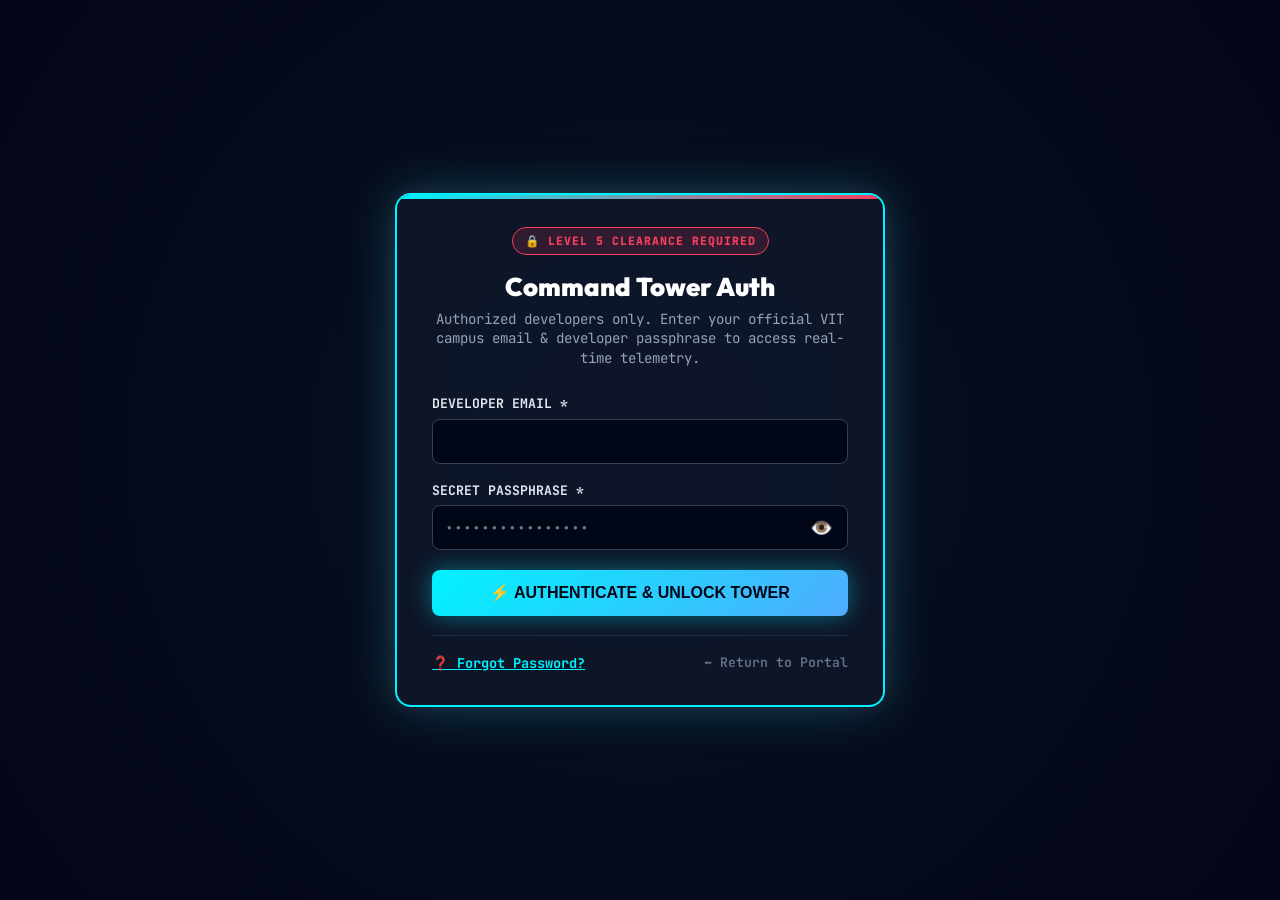
<file: developer.html>
<!DOCTYPE html>
<html lang="en">
<head>
    <meta charset="UTF-8">
    <meta name="viewport" content="width=device-width, initial-scale=1.0">
    <title>Dev Command Tower | HackOrbit 2026 Organizers</title>
    <meta name="description" content="Dedicated developer and organizer portal for HackOrbit 2026. Broadcast live updates to the main hackathon website in real-time.">
    <link rel="stylesheet" href="styles.css">
</head>
<body class="dev-console-body">

    <!-- MOBILE / TABLET WORKSTATION RESTRICTION SHIELD -->
    <div id="mobileBlockerOverlay" style="position: fixed; inset: 0; background: #020617; z-index: 20000; display: none; flex-direction: column; align-items: center; justify-content: center; padding: 2rem; text-align: center;">
        <div style="background: rgba(15, 23, 42, 0.95); border: 2px solid #f43f5e; box-shadow: 0 0 50px rgba(244, 63, 94, 0.4); border-radius: 16px; width: 100%; max-width: 480px; padding: 2.5rem; position: relative; backdrop-filter: blur(15px);">
            <div style="font-size: 3.5rem; margin-bottom: 1rem;">🖥️ ⚡ 📱🚫</div>
            <span style="display: inline-block; background: rgba(244, 63, 94, 0.2); border: 1px solid #f43f5e; color: #f43f5e; padding: 0.35rem 0.9rem; border-radius: 9999px; font-size: 0.75rem; font-weight: 800; letter-spacing: 1.5px; margin-bottom: 1.2rem; font-family: 'JetBrains Mono', monospace;">🚨 WORKSTATION RESTRICTION PROTOCOL</span>
            <h2 style="color: #fff; font-size: 1.6rem; font-weight: 900; margin-bottom: 1rem;">PC & Desktop Access Only</h2>
            <p style="color: #94a3b8; font-size: 0.95rem; line-height: 1.6; margin-bottom: 2.2rem;">
                The Developer Command Tower requires enterprise multi-channel broadcast syncing and high-resolution screen space. Access via mobile devices or tablets is restricted.<br><br>
                <strong style="color: #00f2fe; border-bottom: 1px dashed #00f2fe;">Please launch this console from an authorized PC or Desktop workstation.</strong>
            </p>
            <a href="index.html" style="display: inline-block; width: 100%; padding: 1rem; background: linear-gradient(135deg, #00f2fe, #4facfe); color: #020617; text-decoration: none; font-weight: 900; border-radius: 8px; font-size: 1rem; box-shadow: 0 0 25px rgba(0, 242, 254, 0.4); font-family: 'JetBrains Mono', monospace; transition: all 0.2s; text-transform: uppercase;">
                ⬅ Return to Main Website
            </a>
        </div>
    </div>

    <!-- TITANIUM SECURITY FIREWALL & AUTH GATE -->
    <div id="devAuthOverlay" style="position: fixed; inset: 0; background: radial-gradient(circle at center, #0b1120 0%, #020617 100%); z-index: 10000; display: flex; align-items: flex-start; justify-content: center; padding: 2rem 1rem; overflow-y: auto;">
        <div style="background: rgba(15, 23, 42, 0.9); border: 2px solid #00f2fe; box-shadow: 0 0 50px rgba(0, 242, 254, 0.25), 0 0 20px rgba(244, 63, 94, 0.15); border-radius: 16px; width: 100%; max-width: 490px; padding: 2rem 2.2rem; backdrop-filter: blur(20px); text-align: center; position: relative; margin: auto 0; max-height: 86vh; overflow-y: auto; scrollbar-width: thin; scrollbar-color: #00f2fe rgba(2, 6, 23, 0.9);">
            <div style="position: absolute; top: 0; left: 0; right: 0; height: 4px; background: linear-gradient(90deg, #00f2fe, #f43f5e);"></div>
            <span style="display: inline-block; background: rgba(244, 63, 94, 0.15); border: 1px solid #f43f5e; color: #f43f5e; padding: 0.25rem 0.75rem; border-radius: 9999px; font-size: 0.72rem; font-weight: 800; letter-spacing: 1px; margin-bottom: 1rem; font-family: 'JetBrains Mono', monospace;">🔒 LEVEL 5 CLEARANCE REQUIRED</span>
            
            <h2 style="color: #fff; font-size: 1.6rem; font-weight: 900; margin: 0 0 0.4rem 0;">Command Tower Auth</h2>
            <p style="color: #94a3b8; font-size: 0.88rem; line-height: 1.4; margin-bottom: 1.5rem;">Authorized developers only. Enter your official VIT campus email & developer passphrase to access real-time telemetry.</p>
            
            <!-- LOGIN FORM -->
            <form id="authLoginForm" style="text-align: left;">
                <div style="margin-bottom: 1rem;">
                    <label style="display: block; color: #e2e8f0; font-size: 0.82rem; font-weight: 700; margin-bottom: 0.3rem; font-family: 'JetBrains Mono', monospace;" for="devEmail">DEVELOPER EMAIL *</label>
                    <input type="email" id="devEmail" required placeholder="" style="width: 100%; padding: 0.75rem; background: rgba(2, 6, 23, 0.9); border: 1px solid #334155; color: #fff; border-radius: 8px; font-family: 'JetBrains Mono', monospace; font-size: 0.9rem; transition: all 0.2s; outline: none;" autocomplete="email">
                </div>

                <div style="margin-bottom: 1.2rem;">
                    <label style="display: block; color: #e2e8f0; font-size: 0.82rem; font-weight: 700; margin-bottom: 0.3rem; font-family: 'JetBrains Mono', monospace;" for="devPass">SECRET PASSPHRASE *</label>
                    <div style="position: relative; width: 100%;">
                        <input type="password" id="devPass" required placeholder="••••••••••••••••" style="width: 100%; padding: 0.75rem 2.8rem 0.75rem 0.75rem; background: rgba(2, 6, 23, 0.9); border: 1px solid #334155; color: #fff; border-radius: 8px; font-family: 'JetBrains Mono', monospace; font-size: 0.9rem; transition: all 0.2s; outline: none;" autocomplete="current-password">
                        <button type="button" id="toggleDevPass" style="position: absolute; right: 0.7rem; top: 50%; transform: translateY(-50%); background: transparent; border: none; color: #94a3b8; cursor: pointer; font-size: 1.15rem; transition: all 0.2s; outline: none; padding: 0.2rem; line-height: 1;" title="Show / Hide Passphrase">
                            👁️
                        </button>
                    </div>
                </div>

                <div id="authErrorMsg" style="color: #f43f5e; background: rgba(244, 63, 94, 0.1); border: 1px solid #f43f5e; padding: 0.65rem; border-radius: 6px; font-size: 0.82rem; margin-bottom: 1rem; display: none; font-family: 'JetBrains Mono', monospace;">
                    🚨 ACCESS DENIED: Unidentified cryptographic hash signature.
                </div>

                <button type="submit" style="width: 100%; padding: 0.85rem; background: linear-gradient(135deg, #00f2fe, #4facfe); border: none; color: #020617; font-weight: 900; border-radius: 8px; font-size: 1rem; cursor: pointer; transition: all 0.2s; box-shadow: 0 0 25px rgba(0, 242, 254, 0.4); text-transform: uppercase;">
                    ⚡ Authenticate & Unlock Tower
                </button>
            </form>

            <div style="display: flex; justify-content: space-between; align-items: center; margin-top: 1.2rem; padding-top: 1rem; border-top: 1px solid #1e293b;">
                <button type="button" id="forgotPassBtn" style="background: transparent; border: none; color: #00f2fe; font-size: 0.85rem; font-weight: 700; text-decoration: underline; cursor: pointer; transition: color 0.2s; font-family: 'JetBrains Mono', monospace;">
                    ❓ Forgot Password?
                </button>
                <a href="index.html" style="color: #64748b; font-size: 0.82rem; text-decoration: none; font-weight: 600; font-family: 'JetBrains Mono', monospace;">
                    ⬅ Return to Portal
                </a>
            </div>

            <!-- FORGOT PASSWORD / RECOVERY SECTION -->
            <div id="recoveryContainer" style="display: none; margin-top: 1.2rem; padding-top: 1.2rem; border-top: 1px dashed #334155; text-align: left;">
                <span style="color: #00f2fe; font-weight: 800; font-size: 0.85rem; display: block; margin-bottom: 0.4rem;">📬 OFFICIAL CAMPUS EMAIL RECOVERY</span>
                <p style="color: #94a3b8; font-size: 0.8rem; line-height: 1.4; margin-bottom: 0.8rem;">
                    Enter your authorized campus email below. For ultra-secure protection, credentials are <strong>NEVER displayed openly on this screen</strong>. If verified, an encrypted email containing your passphrase will be transmitted directly to your real Gmail inbox.
                </p>
                <div style="margin-bottom: 0.8rem;">
                    <label style="display: block; color: #fff; font-size: 0.78rem; font-weight: 700; margin-bottom: 0.3rem;" for="recoveryEmailInput">Registered Developer Email:</label>
                    <input type="email" id="recoveryEmailInput" placeholder="" style="width: 100%; padding: 0.65rem; background: #020617; border: 1px solid #00f2fe; color: #fff; border-radius: 6px; font-size: 0.82rem; font-family: 'JetBrains Mono', monospace;" autocomplete="email">
                </div>
                <button type="button" id="verifyRecoveryBtn" style="width: 100%; padding: 0.7rem; background: linear-gradient(135deg, rgba(0, 242, 254, 0.2), rgba(138, 43, 226, 0.3)); border: 1px solid #00f2fe; color: #00f2fe; font-weight: 800; border-radius: 6px; cursor: pointer; transition: all 0.2s; text-transform: uppercase; font-size: 0.82rem;">
                    📧 Send Recovery Email to Real Inbox
                </button>
                <div id="recoveryResult" style="margin-top: 0.8rem; font-size: 0.8rem; font-weight: 700; font-family: 'JetBrains Mono', monospace; display: none; line-height: 1.5;"></div>
            </div>
        </div>
    </div>

    <!-- PROTECTED PORTAL CONTENT WRAPPER -->
    <div id="devPortalMainContent" style="display: none;">
        <!-- HEADER -->
        <header class="dev-header">
            <div class="dev-title">
                <span>💻 HackOrbit DevTower v2.6 // Organizers & Admin Console</span>
            </div>
            <div style="display: flex; gap: 1.2rem; align-items: center; flex-wrap: wrap;">
                <span style="color: #10b981; font-size: 0.9rem; font-weight: 700;">🟢 SYNC ENGINE: ACTIVE</span>
                <button id="devLogoutBtn" style="background: rgba(244, 63, 94, 0.15); border: 1px solid #f43f5e; color: #f43f5e; padding: 0.5rem 1.1rem; border-radius: 4px; cursor: pointer; font-family: 'JetBrains Mono', monospace; font-size: 0.85rem; font-weight: 700; transition: all 0.2s;">
                    🔒 Lock & Logout
                </button>
                <a href="index.html" target="_blank" style="background: rgba(16, 185, 129, 0.15); border: 1px solid #10b981; color: #10b981; padding: 0.5rem 1.2rem; border-radius: 4px; text-decoration: none; font-weight: 700; font-size: 0.85rem; transition: all 0.2s;">
                    🔗 Live Website →
                </a>
            </div>
        </header>

        <div class="container" style="max-width: 1300px; padding: 2rem;">
        <p style="color: #94a3b8; margin-bottom: 2rem; font-size: 1.05rem;">
            Welcome, Data Science Club Developer! Anything you publish or delete down below is **instantly synchronized** in real-time with the main HackOrbit registration website via browser channel broadcasting. Try having both tabs open side-by-side!
        </p>

        <div class="dev-grid">
            <!-- LEFT PANEL: TRANSMITTING NEW BROADCAST OR SCHEDULE EVENT -->
            <div class="dev-panel">
                <h2 class="dev-panel-title" id="formPanelTitle">📡 Transmit New Live Announcement</h2>
                <form id="broadcastForm">
                    <div style="margin-bottom: 1.5rem;">
                        <label style="display: block; color: #fff; margin-bottom: 0.5rem; font-weight: 700;" id="titleLabel" for="title">Broadcast Title *</label>
                        <input type="text" id="title" required placeholder="e.g. 🚀 NEW TRACK BONUSES RELEASED!" style="width: 100%; padding: 0.8rem; background: #0b1120; border: 1px solid #059669; color: #fff; border-radius: 4px; font-family: 'JetBrains Mono', monospace; font-size: 1rem;">
                    </div>

                    <div style="margin-bottom: 1.5rem;">
                        <label style="display: block; color: #fff; margin-bottom: 0.5rem; font-weight: 700;" id="dateLabel" for="eventDate">Hackathon Date & Schedule Time *</label>
                        <input type="text" id="eventDate" required placeholder="e.g. Day 1 (Nov 14) - 05:30 PM or Nov 15 | 10:00 AM" style="width: 100%; padding: 0.8rem; background: #0b1120; border: 1px solid #059669; color: #fff; border-radius: 4px; font-family: 'JetBrains Mono', monospace; font-size: 1rem;">
                        <p id="dateHelp" style="color: #64748b; font-size: 0.82rem; margin-top: 0.4rem; margin-bottom: 0;">This exact schedule date & time will appear on the HackOrbit Live Events portal.</p>
                    </div>

                    <div id="metaRow" style="display: grid; grid-template-columns: 1fr 1fr; gap: 1.5rem; margin-bottom: 1.5rem;">
                        <div>
                            <label style="display: block; color: #fff; margin-bottom: 0.5rem; font-weight: 700;" for="category">Badge Category *</label>
                            <select id="category" required style="width: 100%; padding: 0.8rem; background: #0b1120; border: 1px solid #059669; color: #fff; border-radius: 4px; font-family: 'JetBrains Mono', monospace; font-size: 1rem; cursor: pointer;">
                                <option value="ALERT">🚨 ALERT</option>
                                <option value="NEW PRIZE">💰 NEW PRIZE</option>
                                <option value="SCHEDULE">📅 SCHEDULE</option>
                                <option value="INFO" selected>ℹ️ INFO / WORKSHOP</option>
                            </select>
                        </div>
                        <div>
                            <label style="display: block; color: #fff; margin-bottom: 0.5rem; font-weight: 700;" for="priority">Card Glow & Priority *</label>
                            <select id="priority" required style="width: 100%; padding: 0.8rem; background: #0b1120; border: 1px solid #059669; color: #fff; border-radius: 4px; font-family: 'JetBrains Mono', monospace; font-size: 1rem; cursor: pointer;">
                                <option value="urgent">🔴 Urgent (Red Glow)</option>
                                <option value="prize">🟡 Prize Bounty (Gold Glow)</option>
                                <option value="info" selected>🔵 Normal (Cyan Glow)</option>
                            </select>
                        </div>
                    </div>

                    <div style="margin-bottom: 1.5rem;">
                        <label style="display: block; color: #fff; margin-bottom: 0.5rem; font-weight: 700;" id="descLabel" for="text">Announcement Content *</label>
                        <textarea id="text" required rows="4" placeholder="Enter full details for student hackers..." style="width: 100%; padding: 0.8rem; background: #0b1120; border: 1px solid #059669; color: #fff; border-radius: 4px; font-family: 'JetBrains Mono', monospace; font-size: 1rem; resize: vertical;"></textarea>
                    </div>

                    <button type="submit" id="submitBtn" class="dev-btn">
                        ⚡ BROADCAST INSTANTLY TO HACKORBIT FEED
                    </button>
                </form>
            </div>

            <!-- RIGHT PANEL: LIVE DASHBOARD -->
            <div class="dev-panel">
                <div style="display: flex; justify-content: space-between; align-items: center; margin-bottom: 1.5rem; padding-bottom: 0.8rem; border-bottom: 1px dashed #374151;">
                    <h2 id="dashboardTitle" style="color: #fff; font-size: 1.2rem; margin: 0;">🛰️ Active Feed & Broadcast Control</h2>
                    <button id="backToFeedBtn" style="background: rgba(0, 242, 254, 0.15); border: 1px solid #00f2fe; color: #00f2fe; padding: 0.4rem 1rem; border-radius: 4px; cursor: pointer; font-family: 'JetBrains Mono', monospace; font-size: 0.85rem; font-weight: 700; transition: all 0.2s;">
                        🔙 Back
                    </button>
                </div>
                
                <p id="dashboardDesc" style="color: #64748b; font-size: 0.9rem; margin-bottom: 1.5rem;">
                    These items are currently live on the main HackOrbit portal. Deleting an item removes it from user view instantly without a page refresh.
                </p>

                <div id="devFeedList" style="display: flex; flex-direction: column; gap: 1rem; max-height: 500px; overflow-y: auto; padding-right: 0.5rem;">
                    <!-- Javascript populates active items -->
                </div>
            </div>
        </div>

        <!-- BOTTOM SECTION: ECOSYSTEM LIVE CUSTOMIZATION -->
        <div style="margin-top: 4rem; margin-bottom: 4rem; border-top: 1px solid #374151; padding-top: 2.5rem;">
            <div style="display: flex; justify-content: space-between; align-items: center; margin-bottom: 2rem; flex-wrap: wrap; gap: 1rem;">
                <div>
                    <span style="color: #00f2fe; font-weight: 700; font-family: 'JetBrains Mono', monospace; font-size: 0.85rem; letter-spacing: 1px; text-transform: uppercase;">🌍 Deep Customization Console</span>
                    <h2 style="color: #fff; font-size: 1.8rem; margin: 0.3rem 0 0 0;">Customize "Enter the Ecosystem"</h2>
                    <p style="color: #64748b; font-size: 0.9rem; margin: 0.4rem 0 0 0;">Modify stats, labels, challenge tracks, and descriptions below. Changes take effect on the main website when you click the save buttons.</p>
                </div>
                <button id="resetEcosystemBtn" style="background: rgba(239, 68, 68, 0.15); border: 1px solid #ef4444; color: #ef4444; padding: 0.5rem 1.2rem; border-radius: 4px; cursor: pointer; font-family: 'JetBrains Mono', monospace; font-size: 0.85rem; font-weight: 700; transition: all 0.2s;">
                    🔄 Reset Ecosystem to Defaults
                </button>
            </div>
            
            <div style="display: grid; grid-template-columns: repeat(auto-fit, minmax(320px, 1fr)); gap: 2rem;">
                <!-- 1. OVERVIEW & INTRO CUSTOMIZER -->
                <div class="dev-panel" style="height: 100%;">
                    <h3 style="color: #fff; font-size: 1.2rem; margin-top: 0; margin-bottom: 1rem; border-bottom: 1px dashed #374151; padding-bottom: 0.6rem;">📝 Header & Overview Text</h3>
                    <div style="display: flex; flex-direction: column; gap: 1rem;">
                        <div>
                            <label style="display: block; color: #fff; font-size: 0.9rem; font-weight: 700; margin-bottom: 0.4rem;" for="ecoSubtitle">Section Subtitle</label>
                            <input type="text" id="ecoSubtitle" style="width: 100%; padding: 0.7rem; background: #0b1120; border: 1px solid #059669; color: #fff; border-radius: 4px; font-family: 'JetBrains Mono', monospace;">
                        </div>
                        <div>
                            <label style="display: block; color: #fff; font-size: 0.9rem; font-weight: 700; margin-bottom: 0.4rem;" for="ecoTitle">Main Heading (HTML allowed)</label>
                            <input type="text" id="ecoTitle" style="width: 100%; padding: 0.7rem; background: #0b1120; border: 1px solid #059669; color: #fff; border-radius: 4px; font-family: 'JetBrains Mono', monospace;">
                        </div>
                        <div>
                            <label style="display: block; color: #fff; font-size: 0.9rem; font-weight: 700; margin-bottom: 0.4rem;" for="ecoDesc">Overview Description</label>
                            <textarea id="ecoDesc" rows="4" style="width: 100%; padding: 0.7rem; background: #0b1120; border: 1px solid #059669; color: #fff; border-radius: 4px; font-family: 'JetBrains Mono', monospace; resize: vertical;"></textarea>
                        </div>
                        <button id="saveEcoOverviewBtn" class="dev-btn" style="margin-top: 0.5rem; width: 100%;">
                            ⚡ SAVE OVERVIEW TO MAIN WEBSITE
                        </button>
                    </div>
                </div>

                <!-- 2. STATS BOXES CUSTOMIZER -->
                <div class="dev-panel" style="height: 100%;">
                    <div style="display: flex; justify-content: space-between; align-items: center; margin-bottom: 1rem; border-bottom: 1px dashed #374151; padding-bottom: 0.6rem;">
                        <h3 style="color: #fff; font-size: 1.2rem; margin: 0;">📊 Stat Counters & Labels</h3>
                        <button id="addEcoStatBtn" style="background: rgba(16, 185, 129, 0.2); border: 1px solid #10b981; color: #10b981; padding: 0.3rem 0.8rem; border-radius: 4px; cursor: pointer; font-weight: 700; font-size: 0.8rem;">➕ Add Stat</button>
                    </div>
                    <div id="ecoStatsContainer" style="display: flex; flex-direction: column; gap: 1rem; max-height: 380px; overflow-y: auto; padding-right: 0.4rem; margin-bottom: 1rem;">
                        <!-- JS renders stat inputs here -->
                    </div>
                    <button id="saveEcoStatsBtn" class="dev-btn" style="background: linear-gradient(135deg, #10b981, #3b82f6); width: 100%;">
                        💾 SAVE STATS TO MAIN WEBSITE
                    </button>
                </div>

                <!-- 3. CHALLENGE TRACKS CUSTOMIZER -->
                <div class="dev-panel" style="height: 100%; grid-column: 1 / -1;">
                    <div style="display: flex; justify-content: space-between; align-items: center; margin-bottom: 1.5rem; border-bottom: 1px dashed #374151; padding-bottom: 0.6rem; flex-wrap: wrap; gap: 0.5rem;">
                        <div>
                            <h3 style="color: #fff; font-size: 1.2rem; margin: 0;">🛠️ AI & MLOps Challenge Tracks</h3>
                            <span style="color: #64748b; font-size: 0.85rem;">Edit icon emojis, titles, and challenge goals for student teams</span>
                        </div>
                        <button id="addEcoTrackBtn" style="background: rgba(0, 242, 254, 0.2); border: 1px solid #00f2fe; color: #00f2fe; padding: 0.4rem 1rem; border-radius: 4px; cursor: pointer; font-weight: 700; font-size: 0.85rem;">➕ Add Challenge Track</button>
                    </div>
                    <div id="ecoTracksContainer" style="display: grid; grid-template-columns: repeat(auto-fit, minmax(280px, 1fr)); gap: 1.5rem; margin-bottom: 1.5rem;">
                        <!-- JS renders challenge track cards here -->
                    </div>
                    <button id="saveEcoTracksBtn" class="dev-btn" style="background: linear-gradient(135deg, #00f2fe, #4facfe); width: 100%; max-width: 450px; margin: 0 auto; display: block;">
                        💾 SAVE CHALLENGE TRACKS TO MAIN WEBSITE
                    </button>
                </div>
            </div>
        </div>

        <!-- BOTTOM SECTION #2: FREQUENTLY ASKED QUESTIONS (FAQ) LIVE CUSTOMIZATION -->
        <div style="margin-top: 4rem; margin-bottom: 4rem; border-top: 1px solid #374151; padding-top: 2.5rem;">
            <div style="display: flex; justify-content: space-between; align-items: center; margin-bottom: 1.5rem; flex-wrap: wrap; gap: 1rem;">
                <div>
                    <span style="color: #f43f5e; font-family: 'JetBrains Mono', monospace; font-weight: 700; text-transform: uppercase; font-size: 0.85rem; letter-spacing: 1.5px;">GOT QUESTIONS? PORTAL EDITOR</span>
                    <h2 style="font-size: 1.8rem; margin: 0.3rem 0; color: #fff;">Frequently Asked <span style="color: #f43f5e;">Questions</span> Customizer</h2>
                    <p style="color: #94a3b8; font-size: 0.95rem; margin: 0;">Add new FAQ questions, modify answers, and update descriptions. Changes take effect on the main website only when you click the save buttons.</p>
                </div>
                <button id="resetFaqBtn" style="background: rgba(244, 63, 94, 0.15); border: 1px solid #f43f5e; color: #f43f5e; padding: 0.6rem 1.2rem; border-radius: 4px; cursor: pointer; font-family: 'JetBrains Mono', monospace; font-weight: 700; transition: all 0.2s;">
                    🔄 Reset FAQs to Defaults
                </button>
            </div>

            <div style="display: grid; grid-template-columns: minmax(320px, 1fr) minmax(400px, 2fr); gap: 2rem; align-items: start;" class="eco-grid-container">
                <!-- 1. FAQ HEADER TEXT CUSTOMIZER -->
                <div class="dev-panel" style="height: 100%;">
                    <h3 style="color: #fff; font-size: 1.2rem; margin-bottom: 1rem; border-bottom: 1px dashed #374151; padding-bottom: 0.5rem;">📝 FAQ Section Header & Title</h3>
                    
                    <div style="display: flex; flex-direction: column; gap: 1.2rem; margin-bottom: 1.5rem;">
                        <div>
                            <label style="display: block; color: #94a3b8; font-size: 0.85rem; margin-bottom: 0.4rem;">Section Subtitle</label>
                            <input type="text" id="faqSubtitle" class="dev-select" style="width: 100%;" placeholder="Got Questions?">
                        </div>
                        <div>
                            <label style="display: block; color: #94a3b8; font-size: 0.85rem; margin-bottom: 0.4rem;">Main Heading (HTML allowed)</label>
                            <input type="text" id="faqTitle" class="dev-select" style="width: 100%;" placeholder="Frequently Asked <span class='text-gradient'>Questions</span>">
                        </div>
                        <div>
                            <label style="display: block; color: #94a3b8; font-size: 0.85rem; margin-bottom: 0.4rem;">Overview Description</label>
                            <textarea id="faqDesc" class="dev-select" style="width: 100%; resize: vertical;" rows="4" placeholder="Everything you need to know about competing in HackOrbit 2026."></textarea>
                        </div>
                    </div>

                    <button id="saveFaqOverviewBtn" class="dev-btn" style="background: linear-gradient(135deg, #f43f5e, #fb7185); width: 100%;">
                        💾 SAVE FAQ OVERVIEW TO MAIN WEBSITE
                    </button>
                </div>

                <!-- 2. FAQ QUESTIONS & ANSWERS CUSTOMIZER -->
                <div class="dev-panel" style="height: 100%;">
                    <div style="display: flex; justify-content: space-between; align-items: center; margin-bottom: 1.2rem; border-bottom: 1px dashed #374151; padding-bottom: 0.6rem; flex-wrap: wrap; gap: 0.5rem;">
                        <div>
                            <h3 style="color: #fff; font-size: 1.2rem; margin: 0;">❓ FAQ Items Editor</h3>
                            <span style="color: #64748b; font-size: 0.85rem;">Manage accordion questions and developer responses</span>
                        </div>
                        <button id="addFaqItemBtn" style="background: rgba(244, 63, 94, 0.2); border: 1px solid #f43f5e; color: #f43f5e; padding: 0.4rem 1rem; border-radius: 4px; cursor: pointer; font-weight: 700; font-size: 0.85rem;">➕ Add FAQ Question</button>
                    </div>

                    <div id="faqItemsContainer" style="display: flex; flex-direction: column; gap: 1.2rem; margin-bottom: 1.5rem; max-height: 600px; overflow-y: auto; padding-right: 0.5rem;">
                        <!-- JS renders FAQ item cards here -->
                    </div>

                    <button id="saveFaqItemsBtn" class="dev-btn" style="background: linear-gradient(135deg, #f43f5e, #e11d48); width: 100%;">
                        💾 SAVE FAQS TO MAIN WEBSITE
                    </button>
                </div>
            </div>
        </div>
    </div>
    </div><!-- END #devPortalMainContent WRAPPER -->

    <!-- TOAST CONFIRMATION -->
    <div id="devToast" style="position: fixed; bottom: 30px; right: 30px; background: #10b981; color: #000; font-weight: 700; padding: 1rem 1.8rem; border-radius: 4px; box-shadow: 0 0 25px rgba(16, 185, 129, 0.6); display: none; z-index: 9999;">
        ✅ Broadcast Transmitted across Live Channels!
    </div>

    <script src="dev-portal.js"></script>
</body>
</html>
</file>
<file: styles.css>
@import url('https://fonts.googleapis.com/css2?family=Outfit:wght@300;400;500;600;700;800;900&family=Plus+Jakarta+Sans:wght@300;400;500;600;700&family=JetBrains+Mono:wght@400;500;700&display=swap');

:root {
    /* Color Palette - Deep Cosmic Cyberpunk (Dark Mode Default) */
    --bg-primary: #050814;
    --bg-secondary: #0a0f24;
    --bg-card: rgba(18, 26, 56, 0.6);
    --bg-glass: rgba(20, 30, 65, 0.45);
    --border-glass: rgba(255, 255, 255, 0.12);
    --border-glow: rgba(0, 242, 254, 0.4);
    
    /* Neon Accents */
    --accent-cyan: #00f2fe;
    --accent-purple: #8a2be2;
    --accent-magenta: #ff007f;
    --accent-emerald: #00df89;
    --accent-gold: #ffb800;
    --accent-red: #ff3864;
    
    /* Gradients */
    --gradient-primary: linear-gradient(135deg, var(--accent-cyan), #4facfe, var(--accent-purple));
    --gradient-fire: linear-gradient(135deg, #ff0844 0%, #ffb199 100%);
    --gradient-emerald: linear-gradient(135deg, #0ba360 0%, #3cba92 100%);
    --gradient-gold: linear-gradient(135deg, #f6d365 0%, #fda085 100%);
    --gradient-text: linear-gradient(90deg, #00f2fe, #9b51e0, #ff007f);

    /* Typography */
    --font-heading: 'Outfit', sans-serif;
    --font-body: 'Plus Jakarta Sans', sans-serif;
    --font-code: 'JetBrains Mono', monospace;
    
    /* Text Colors */
    --text-main: #f0f4ff;
    --text-muted: #94a3b8;
    --text-dark: #0f172a;

    /* Shadows & Glows */
    --glow-cyan: 0 0 25px rgba(0, 242, 254, 0.35);
    --glow-purple: 0 0 25px rgba(138, 43, 226, 0.35);
    --glow-emerald: 0 0 25px rgba(0, 223, 137, 0.35);
    
    /* Transition & Dimensions */
    --transition-fast: 0.2s cubic-bezier(0.4, 0, 0.2, 1);
    --transition-smooth: 0.4s cubic-bezier(0.16, 1, 0.3, 1);
    --radius-sm: 8px;
    --radius-md: 16px;
    --radius-lg: 24px;
    --radius-full: 9999px;
}

/* Light Theme Variables (Switch via theme toggle) */
[data-theme="light"] {
    --bg-primary: #f8fafc;
    --bg-secondary: #f1f5f9;
    --bg-card: rgba(255, 255, 255, 0.85);
    --bg-glass: rgba(255, 255, 255, 0.95);
    --border-glass: rgba(15, 23, 42, 0.15);
    --border-glow: rgba(2, 132, 199, 0.4);
    
    /* Vibrant high-contrast accents for Light Theme */
    --accent-cyan: #0284c7;
    --accent-purple: #7c3aed;
    --accent-emerald: #059669;
    --accent-gold: #d97706;
    --accent-red: #e11d48;

    --text-main: #020617;
    --text-muted: #334155;
    --text-dark: #ffffff;
    
    --glow-cyan: 0 8px 30px rgba(2, 132, 199, 0.2);
    --glow-purple: 0 8px 30px rgba(124, 58, 237, 0.2);
    
    --gradient-primary: linear-gradient(135deg, #0284c7, #7c3aed, #db2777);
    --gradient-text: linear-gradient(90deg, #0284c7, #7c3aed, #d946ef);
}

/* Base Styles & Resets */
* {
    margin: 0;
    padding: 0;
    box-sizing: border-box;
}

html {
    scroll-behavior: smooth;
    font-size: 16px;
}

body {
    background-color: var(--bg-primary);
    color: var(--text-main);
    font-family: var(--font-body);
    line-height: 1.6;
    overflow-x: hidden;
    transition: background-color var(--transition-smooth), color var(--transition-smooth);
    background-image: 
        radial-gradient(circle at 15% 20%, rgba(138, 43, 226, 0.15) 0%, transparent 45%),
        radial-gradient(circle at 85% 60%, rgba(0, 242, 254, 0.12) 0%, transparent 45%),
        radial-gradient(circle at 50% 90%, rgba(255, 0, 127, 0.1) 0%, transparent 40%);
    background-attachment: fixed;
}

a {
    color: inherit;
    text-decoration: none;
    transition: color var(--transition-fast);
}

ul {
    list-style: none;
}

/* Typography Utility */
h1, h2, h3, h4, h5, h6 {
    font-family: var(--font-heading);
    font-weight: 700;
    line-height: 1.25;
}

.text-gradient {
    background: var(--gradient-text);
    -webkit-background-clip: text;
    -webkit-text-fill-color: transparent;
    background-clip: text;
    display: inline-block;
}

/* Glassmorphism Containers */
.glass-card {
    background: var(--bg-card);
    backdrop-filter: blur(14px);
    -webkit-backdrop-filter: blur(14px);
    border: 1px solid var(--border-glass);
    border-radius: var(--radius-md);
    box-shadow: 0 10px 30px rgba(0, 0, 0, 0.2);
    transition: all var(--transition-smooth);
}

.glass-card:hover {
    transform: translateY(-5px);
    border-color: var(--border-glow);
    box-shadow: var(--glow-cyan);
}

/* Layout & Containers */
.container {
    max-width: 1240px;
    margin: 0 auto;
    padding: 0 2rem;
}

section {
    padding: 6rem 0;
    position: relative;
}

/* -------------------------------------------
   LIVE DEVELOPER TICKER BANNER (TOP)
------------------------------------------- */
.live-ticker-banner {
    background: rgba(10, 15, 36, 0.95);
    border-bottom: 1px solid var(--border-glow);
    padding: 0.6rem 2rem;
    position: sticky;
    top: 0;
    z-index: 1000;
    display: flex;
    align-items: center;
    justify-content: space-between;
    gap: 1rem;
    backdrop-filter: blur(20px);
    box-shadow: 0 4px 20px rgba(0, 242, 254, 0.15);
}

[data-theme="light"] .live-ticker-banner {
    background: rgba(255, 255, 255, 0.95);
}

.ticker-left {
    display: flex;
    align-items: center;
    gap: 0.8rem;
    overflow: hidden;
    flex-grow: 1;
}

.live-badge {
    background: var(--accent-red);
    color: #fff;
    font-family: var(--font-code);
    font-weight: 700;
    font-size: 0.75rem;
    padding: 0.2rem 0.6rem;
    border-radius: var(--radius-full);
    text-transform: uppercase;
    letter-spacing: 1px;
    display: flex;
    align-items: center;
    gap: 0.4rem;
    animation: pulse-red 2s infinite;
    white-space: nowrap;
}

.live-dot {
    width: 6px;
    height: 6px;
    background: #fff;
    border-radius: 50%;
}

.ticker-content {
    font-family: var(--font-code);
    font-size: 0.9rem;
    color: var(--accent-cyan);
    white-space: nowrap;
    overflow: hidden;
    text-overflow: ellipsis;
    font-weight: 500;
}

.ticker-cta {
    background: transparent;
    border: 1px solid var(--accent-emerald);
    color: var(--accent-emerald);
    padding: 0.3rem 0.8rem;
    font-size: 0.8rem;
    border-radius: var(--radius-sm);
    font-family: var(--font-code);
    transition: all var(--transition-fast);
    white-space: nowrap;
}

.ticker-cta:hover {
    background: var(--accent-emerald);
    color: #000;
    box-shadow: var(--glow-emerald);
}

/* -------------------------------------------
   NAVIGATION BAR
------------------------------------------- */
.navbar {
    padding: 1.25rem 0;
    position: sticky;
    top: 0;
    z-index: 999;
    background: var(--bg-glass);
    backdrop-filter: blur(18px);
    -webkit-backdrop-filter: blur(18px);
    border-bottom: 1px solid var(--border-glass);
}

.nav-container {
    display: flex;
    align-items: center;
    justify-content: space-between;
}

.logo {
    font-family: var(--font-heading);
    font-size: 1.6rem;
    font-weight: 900;
    display: flex;
    align-items: center;
    gap: 0.5rem;
    letter-spacing: -0.5px;
}

.logo-icon {
    color: var(--accent-cyan);
    font-size: 1.8rem;
    filter: drop-shadow(0 0 8px var(--accent-cyan));
    animation: float 3s ease-in-out infinite;
}

.nav-links {
    display: flex;
    align-items: center;
    gap: 2rem;
}

.nav-links a {
    font-weight: 600;
    font-size: 0.95rem;
    color: var(--text-muted);
    position: relative;
    padding: 0.3rem 0;
}

.nav-links a::after {
    content: '';
    position: absolute;
    bottom: 0;
    left: 0;
    width: 0%;
    height: 2px;
    background: var(--gradient-primary);
    transition: width var(--transition-fast);
}

.nav-links a:hover {
    color: var(--text-main);
}

.nav-links a:hover::after {
    width: 100%;
}

.nav-actions {
    display: flex;
    align-items: center;
    gap: 1.6rem;
}

.btn-theme {
    background: rgba(255, 255, 255, 0.08);
    border: 1px solid var(--border-glass);
    color: var(--text-main);
    width: 42px;
    height: 42px;
    border-radius: 50%;
    cursor: pointer;
    display: flex;
    align-items: center;
    justify-content: center;
    font-size: 1.2rem;
    margin-left: 0.5rem;
    transition: all var(--transition-fast);
}

.btn-theme:hover {
    background: var(--accent-purple);
    color: #fff;
    box-shadow: var(--glow-purple);
    transform: rotate(20deg);
}

.btn-portal {
    font-family: var(--font-heading);
    font-weight: 800;
    font-size: 0.95rem;
    color: var(--text-main);
    background: var(--bg-card);
    border: 1.5px solid var(--accent-cyan);
    padding: 0.45rem 1.2rem;
    border-radius: 25px;
    transition: all var(--transition-fast);
    box-shadow: var(--glow-cyan);
    text-decoration: none;
    display: inline-flex;
    align-items: center;
    gap: 0.4rem;
}

.btn-portal:hover {
    background: var(--accent-cyan);
    color: #ffffff;
    box-shadow: 0 0 20px var(--accent-cyan);
    transform: translateY(-2px);
}

.btn-primary {
    background: var(--gradient-primary);
    color: #fff;
    font-family: var(--font-heading);
    font-weight: 700;
    padding: 0.75rem 1.6rem;
    border-radius: var(--radius-full);
    border: none;
    cursor: pointer;
    display: inline-flex;
    align-items: center;
    gap: 0.5rem;
    transition: all var(--transition-smooth);
    position: relative;
    overflow: hidden;
    box-shadow: 0 5px 20px rgba(0, 242, 254, 0.3);
}

.btn-primary:hover {
    transform: translateY(-3px) scale(1.02);
    box-shadow: 0 8px 30px rgba(138, 43, 226, 0.5);
}

.btn-outline {
    background: transparent;
    border: 2px solid var(--accent-cyan);
    color: var(--accent-cyan);
    font-family: var(--font-heading);
    font-weight: 700;
    padding: 0.7rem 1.5rem;
    border-radius: var(--radius-full);
    transition: all var(--transition-smooth);
}

.btn-outline:hover {
    background: var(--accent-cyan);
    color: #050814;
    box-shadow: var(--glow-cyan);
}

/* -------------------------------------------
   HERO SECTION
------------------------------------------- */
.hero-section {
    min-height: calc(100vh - 110px);
    display: flex;
    align-items: center;
    justify-content: center;
    text-align: center;
    padding: 4rem 2rem;
    position: relative;
}

.hero-content {
    max-width: 900px;
    margin: 0 auto;
    z-index: 2;
}

.hero-tag {
    display: inline-flex;
    align-items: center;
    gap: 0.6rem;
    background: rgba(0, 242, 254, 0.1);
    border: 1px solid var(--accent-cyan);
    color: var(--accent-cyan);
    font-family: var(--font-code);
    font-size: 0.9rem;
    padding: 0.4rem 1.2rem;
    border-radius: var(--radius-full);
    margin-bottom: 1.5rem;
    text-transform: uppercase;
    letter-spacing: 1px;
}

.hero-title {
    font-size: 4.5rem;
    font-weight: 900;
    letter-spacing: -1.5px;
    margin-bottom: 0.5rem;
    line-height: 1.1;
}

.hero-tagline {
    font-size: 2.3rem;
    font-weight: 800;
    color: var(--text-main);
    margin-bottom: 1.5rem;
    letter-spacing: 0.5px;
}

.hero-subtitle {
    font-size: 1.3rem;
    color: var(--text-muted);
    max-width: 700px;
    margin: 0 auto 2.5rem;
}

.hero-actions {
    display: flex;
    gap: 1.5rem;
    justify-content: center;
    margin-bottom: 4rem;
    flex-wrap: wrap;
}

/* Countdown Timer Card */
.timer-wrapper {
    display: flex;
    justify-content: center;
    gap: 1.5rem;
    margin-top: 2rem;
    flex-wrap: wrap;
}

.timer-box {
    background: var(--bg-card);
    border: 1px solid var(--border-glass);
    padding: 1.5rem;
    border-radius: var(--radius-md);
    min-width: 110px;
    text-align: center;
    position: relative;
    overflow: hidden;
    box-shadow: 0 10px 30px rgba(0,0,0,0.25);
    backdrop-filter: blur(12px);
}

.timer-box::before {
    content: '';
    position: absolute;
    top: 0;
    left: 0;
    width: 100%;
    height: 3px;
    background: var(--gradient-primary);
}

.timer-number {
    font-family: var(--font-heading);
    font-size: 2.8rem;
    font-weight: 800;
    color: var(--accent-cyan);
    line-height: 1;
    margin-bottom: 0.3rem;
    display: block;
    text-shadow: 0 0 15px rgba(0, 242, 254, 0.4);
}

.timer-label {
    font-family: var(--font-code);
    font-size: 0.85rem;
    color: var(--text-muted);
    text-transform: uppercase;
    letter-spacing: 1px;
}

/* -------------------------------------------
   LIVE BROADCAST FEED SECTION (INTEGRATION)
------------------------------------------- */
.feed-section {
    background: rgba(10, 15, 36, 0.4);
    border-top: 1px solid var(--border-glass);
    border-bottom: 1px solid var(--border-glass);
    padding: 4rem 0;
}

.section-header {
    text-align: center;
    margin-bottom: 3.5rem;
}

.section-subtitle {
    font-family: var(--font-code);
    color: var(--accent-cyan);
    text-transform: uppercase;
    letter-spacing: 2px;
    font-size: 0.9rem;
    display: block;
    margin-bottom: 0.5rem;
}

.section-title {
    font-size: 2.5rem;
}

.feed-grid {
    display: grid;
    grid-template-columns: repeat(auto-fit, minmax(320px, 1fr));
    gap: 1.5rem;
}

.feed-card {
    padding: 1.5rem;
    border-left: 4px solid var(--accent-cyan);
    display: flex;
    flex-direction: column;
    gap: 1rem;
}

.feed-card.urgent {
    border-left-color: var(--accent-red);
    box-shadow: 0 0 25px rgba(255, 56, 100, 0.15);
}

.feed-card.prize {
    border-left-color: var(--accent-gold);
}

.feed-meta {
    display: flex;
    justify-content: space-between;
    align-items: center;
    font-family: var(--font-code);
    font-size: 0.8rem;
    color: var(--text-muted);
}

.feed-tag {
    padding: 0.2rem 0.6rem;
    border-radius: var(--radius-sm);
    font-weight: 700;
}

.feed-card.urgent .feed-tag {
    background: rgba(255, 56, 100, 0.2);
    color: var(--accent-red);
}

.feed-card.prize .feed-tag {
    background: rgba(255, 184, 0, 0.2);
    color: var(--accent-gold);
}

.feed-card.info .feed-tag {
    background: rgba(0, 242, 254, 0.2);
    color: var(--accent-cyan);
}

.feed-title {
    font-size: 1.25rem;
    color: var(--text-main);
}

.feed-text {
    font-size: 0.95rem;
    color: var(--text-muted);
}

/* -------------------------------------------
   ABOUT & STATS SECTION
------------------------------------------- */
.stats-grid {
    display: grid;
    grid-template-columns: repeat(4, 1fr);
    gap: 1.5rem;
    margin-top: 3rem;
}

.stat-box {
    text-align: center;
    padding: 2rem;
}

.stat-value {
    font-size: 3rem;
    font-weight: 800;
    color: var(--text-main);
    display: block;
    margin-bottom: 0.5rem;
}

.stat-label {
    color: var(--text-muted);
    font-size: 1rem;
    font-weight: 500;
}

.tracks-grid {
    display: grid;
    grid-template-columns: repeat(auto-fit, minmax(270px, 1fr));
    gap: 2rem;
    margin-top: 4rem;
}

.track-card {
    padding: 2rem;
    text-align: center;
    display: flex;
    flex-direction: column;
    align-items: center;
    gap: 1rem;
}

.track-icon {
    font-size: 2.8rem;
    margin-bottom: 0.5rem;
    padding: 1.2rem;
    background: rgba(138, 43, 226, 0.15);
    border-radius: 50%;
    color: var(--accent-cyan);
}

.track-title {
    font-size: 1.4rem;
}

.track-desc {
    color: var(--text-muted);
    font-size: 0.95rem;
}

/* -------------------------------------------
   INTERACTIVE SCHEDULE TIMELINE (BONUS)
------------------------------------------- */
.schedule-tabs {
    display: flex;
    justify-content: center;
    gap: 1rem;
    margin-bottom: 3rem;
}

.tab-btn {
    background: var(--bg-card);
    border: 1px solid var(--border-glass);
    color: var(--text-muted);
    padding: 0.45rem 1.1rem;
    font-size: 0.85rem;
    font-family: var(--font-heading);
    font-weight: 600;
    border-radius: var(--radius-full);
    cursor: pointer;
    transition: all var(--transition-fast);
}

.tab-btn.active, .tab-btn:hover {
    background: var(--accent-purple);
    color: #fff;
    border-color: var(--accent-cyan);
    box-shadow: var(--glow-purple);
}

.timeline {
    display: grid;
    grid-template-columns: repeat(auto-fit, minmax(400px, 540px));
    justify-content: center;
    gap: 3.2rem;
    max-width: 1300px;
    margin: 0 auto;
    position: relative;
    padding-left: 0;
    border-left: none;
}

.timeline-item {
    position: relative;
    margin-bottom: 0;
    display: flex;
    height: 100%;
}

.timeline-item::before {
    display: none;
}

.timeline-card {
    padding: 1.8rem 2.2rem;
    width: 100%;
    display: flex;
    flex-direction: column;
    justify-content: flex-start;
    border-top: 3.5px solid var(--accent-cyan);
    position: relative;
}

.timeline-time {
    font-family: var(--font-code);
    color: var(--accent-emerald);
    font-weight: 700;
    font-size: 0.9rem;
    margin-bottom: 0.6rem;
    display: block;
}

.timeline-title {
    font-size: 1.45rem;
    margin-bottom: 0.6rem;
}

.timeline-desc {
    color: var(--text-muted);
    font-size: 1rem;
    line-height: 1.6;
}

/* -------------------------------------------
   PRIZES & PODIUM SECTION
------------------------------------------- */
.podium-grid {
    display: grid;
    grid-template-columns: repeat(3, 1fr);
    gap: 2rem;
    align-items: flex-end;
    max-width: 1050px;
    margin: 0 auto;
}

.prize-card {
    text-align: center;
    padding: 2.5rem 1.5rem;
    position: relative;
    overflow: hidden;
}

.prize-card.first {
    border-color: var(--accent-gold);
    box-shadow: 0 0 35px rgba(255, 184, 0, 0.25);
    transform: translateY(-20px);
}

.prize-card.first:hover {
    transform: translateY(-25px);
    box-shadow: 0 0 45px rgba(255, 184, 0, 0.4);
}

.prize-medal {
    font-size: 3rem;
    margin-bottom: 1rem;
    display: inline-block;
}

.prize-rank {
    font-size: 1.3rem;
    text-transform: uppercase;
    letter-spacing: 1px;
    margin-bottom: 0.5rem;
}

.prize-amount {
    font-size: 2.6rem;
    font-weight: 900;
    color: var(--accent-cyan);
    margin-bottom: 1rem;
    display: block;
}

.prize-card.first .prize-amount {
    color: var(--accent-gold);
}

.prize-perks {
    list-style: none;
    color: var(--text-muted);
    font-size: 0.9rem;
}

.prize-perks li {
    margin-bottom: 0.5rem;
}

/* -------------------------------------------
   SPONSORS SECTION
------------------------------------------- */
.sponsors-tier {
    margin-bottom: 3.5rem;
    text-align: center;
}

.tier-title {
    font-size: 1.2rem;
    color: var(--text-muted);
    text-transform: uppercase;
    letter-spacing: 2px;
    margin-bottom: 2rem;
}

.sponsors-grid {
    display: flex;
    flex-wrap: wrap;
    justify-content: center;
    align-items: center;
    gap: 2.5rem;
}

.sponsor-logo {
    padding: 1.5rem 3rem;
    font-family: var(--font-heading);
    font-size: 1.5rem;
    font-weight: 800;
    color: var(--text-muted);
    letter-spacing: 1px;
    display: flex;
    align-items: center;
    gap: 0.8rem;
}

.sponsor-logo:hover {
    color: var(--text-main);
    transform: scale(1.05);
    border-color: var(--accent-cyan);
}

/* -------------------------------------------
   REGISTRATION FORM & VALIDATION (MANDATORY + BONUS)
------------------------------------------- */
.form-container {
    max-width: 750px;
    margin: 0 auto;
    padding: 3.5rem;
}

.form-group {
    margin-bottom: 1.8rem;
    position: relative;
}

.form-row {
    display: grid;
    grid-template-columns: 1fr 1fr;
    gap: 1.5rem;
}

.form-label {
    display: block;
    font-size: 0.95rem;
    font-weight: 600;
    margin-bottom: 0.6rem;
    color: var(--text-main);
}

.form-control {
    width: 100%;
    padding: 1rem 1.25rem;
    background: rgba(5, 8, 20, 0.6);
    border: 1px solid var(--border-glass);
    border-radius: var(--radius-sm);
    color: var(--text-main);
    font-family: var(--font-body);
    font-size: 1rem;
    transition: all var(--transition-fast);
}

.form-control:focus {
    outline: none;
    border-color: var(--accent-cyan);
    box-shadow: 0 0 15px rgba(0, 242, 254, 0.25);
    background: rgba(10, 15, 36, 0.8);
}

.form-control.error {
    border-color: var(--accent-red);
    box-shadow: 0 0 12px rgba(255, 56, 100, 0.3);
}

.error-msg {
    color: var(--accent-red);
    font-size: 0.85rem;
    margin-top: 0.4rem;
    display: none;
}

.form-group.invalid .error-msg {
    display: block;
}

.checkbox-group {
    display: flex;
    align-items: flex-start;
    gap: 0.8rem;
}

.checkbox-group input[type="checkbox"] {
    margin-top: 4px;
    width: 18px;
    height: 18px;
    accent-color: var(--accent-cyan);
    cursor: pointer;
}

/* -------------------------------------------
   FAQ ACCORDION (BONUS)
------------------------------------------- */
.faq-container {
    max-width: 800px;
    margin: 0 auto;
}

.faq-item {
    margin-bottom: 1rem;
    overflow: hidden;
}

.faq-header {
    padding: 1.5rem 2rem;
    display: flex;
    justify-content: space-between;
    align-items: center;
    cursor: pointer;
    font-weight: 600;
    font-size: 1.1rem;
}

.faq-icon {
    transition: transform var(--transition-fast);
    font-size: 1.3rem;
    color: var(--accent-cyan);
}

.faq-content {
    padding: 0 2rem;
    max-height: 0;
    overflow: hidden;
    transition: max-height 0.35s ease-out, padding 0.35s ease;
    color: var(--text-muted);
    font-size: 0.95rem;
}

.faq-item.active .faq-header {
    color: var(--accent-cyan);
    border-bottom: 1px solid var(--border-glass);
}

.faq-item.active .faq-icon {
    transform: rotate(45deg);
}

.faq-item.active .faq-content {
    max-height: 250px;
    padding: 1.5rem 2rem;
}

/* -------------------------------------------
   MODAL & TOAST (CELEBRATORY PROMPT)
------------------------------------------- */
.modal-overlay {
    position: fixed;
    top: 0;
    left: 0;
    width: 100%;
    height: 100%;
    background: rgba(5, 8, 20, 0.85);
    backdrop-filter: blur(8px);
    display: flex;
    align-items: center;
    justify-content: center;
    z-index: 2000;
    opacity: 0;
    pointer-events: none;
    transition: all var(--transition-smooth);
}

.modal-overlay.active {
    opacity: 1;
    pointer-events: all;
}

.modal-content {
    max-width: 500px;
    width: 90%;
    padding: 3rem 2rem;
    text-align: center;
    border: 1px solid var(--accent-emerald);
    box-shadow: var(--glow-emerald);
    transform: scale(0.8);
    transition: transform var(--transition-smooth);
}

.modal-overlay.active .modal-content {
    transform: scale(1);
}

.modal-icon {
    font-size: 4.5rem;
    margin-bottom: 1rem;
    animation: bounce 1s infinite alternate;
}

.modal-title {
    font-size: 2rem;
    color: var(--accent-emerald);
    margin-bottom: 0.8rem;
}

/* -------------------------------------------
   FOOTER & CLUB BRANDING
------------------------------------------- */
footer {
    border-top: 1px solid var(--border-glass);
    padding: 4rem 0 2rem;
    background: rgba(5, 8, 20, 0.8);
    text-align: center;
}

.footer-logo {
    font-size: 1.8rem;
    margin-bottom: 1rem;
}

.footer-dev-link {
    display: inline-block;
    margin-top: 1.5rem;
    padding: 0.5rem 1.2rem;
    background: rgba(0, 242, 254, 0.1);
    border: 1px solid var(--accent-cyan);
    color: var(--accent-cyan);
    font-family: var(--font-code);
    border-radius: var(--radius-full);
    font-size: 0.85rem;
    transition: all var(--transition-fast);
}

.footer-dev-link:hover {
    background: var(--accent-cyan);
    color: #050814;
    box-shadow: var(--glow-cyan);
}

/* -------------------------------------------
   SPECIAL: DEVELOPER CONSOLE THEME (developer.html)
------------------------------------------- */
.dev-console-body {
    background-color: #030712;
    font-family: var(--font-code);
    color: #10b981;
}

.dev-header {
    border-bottom: 2px solid #059669;
    padding: 1.5rem 2rem;
    background: rgba(6, 78, 59, 0.2);
    display: flex;
    justify-content: space-between;
    align-items: center;
}

.dev-title {
    font-family: var(--font-code);
    font-size: 1.5rem;
    color: #10b981;
    text-shadow: 0 0 10px rgba(16, 185, 129, 0.5);
    display: flex;
    align-items: center;
    gap: 0.8rem;
}

.dev-grid {
    display: grid;
    grid-template-columns: 1fr 1fr;
    gap: 2rem;
    padding: 3rem 0;
}

.dev-panel {
    background: rgba(17, 24, 39, 0.85);
    border: 1px solid #059669;
    border-radius: var(--radius-sm);
    padding: 2rem;
    box-shadow: 0 0 20px rgba(16, 185, 129, 0.15);
}

.dev-panel-title {
    color: #fff;
    font-family: var(--font-code);
    font-size: 1.2rem;
    margin-bottom: 1.5rem;
    padding-bottom: 0.8rem;
    border-bottom: 1px dashed #374151;
}

.dev-btn {
    background: #059669;
    color: #fff;
    font-family: var(--font-code);
    font-weight: 700;
    padding: 0.8rem 1.5rem;
    border: none;
    border-radius: 4px;
    cursor: pointer;
    transition: all var(--transition-fast);
    width: 100%;
    margin-top: 1rem;
}

.dev-btn:hover {
    background: #10b981;
    box-shadow: 0 0 20px rgba(16, 185, 129, 0.5);
}

/* -------------------------------------------
   ANIMATIONS
------------------------------------------- */
@keyframes float {
    0%, 100% { transform: translateY(0); }
    50% { transform: translateY(-8px); }
}

@keyframes bounce {
    0% { transform: translateY(0); }
    100% { transform: translateY(-15px); }
}

@keyframes pulse-red {
    0%, 100% { box-shadow: 0 0 0 0 rgba(255, 56, 100, 0.7); }
    70% { box-shadow: 0 0 0 10px rgba(255, 56, 100, 0); }
}

@keyframes fadeIn {
    from { opacity: 0; transform: translateY(15px); }
    to { opacity: 1; transform: translateY(0); }
}

.animate-in {
    animation: fadeIn 0.6s cubic-bezier(0.16, 1, 0.3, 1) forwards;
}

/* -------------------------------------------
   RESPONSIVE QUERIES
------------------------------------------- */
@media (max-width: 992px) {
    .hero-title { font-size: 3.5rem; }
    .hero-tagline { font-size: 2.0rem; }
    .stats-grid { grid-template-columns: repeat(2, 1fr); }
    .podium-grid { grid-template-columns: 1fr; max-width: 500px; }
    .prize-card.first { transform: translateY(0); order: -1; }
    .dev-grid { grid-template-columns: 1fr; }
}

@media (max-width: 768px) {
    .nav-links { display: none; }
    .hero-title { font-size: 2.8rem; }
    .hero-tagline { font-size: 1.7rem; }
    .hero-subtitle { font-size: 1.1rem; }
    .form-row { grid-template-columns: 1fr; }
    .form-container { padding: 2rem 1.5rem; }
    .live-ticker-banner { flex-direction: column; text-align: center; }
}

@media (max-width: 480px) {
    .hero-title { font-size: 2.3rem; }
    .hero-tagline { font-size: 1.5rem; }
    .timer-box { min-width: 80px; padding: 1rem 0.5rem; }
    .timer-number { font-size: 2rem; }
    .stats-grid { grid-template-columns: 1fr; }
}
</file>
